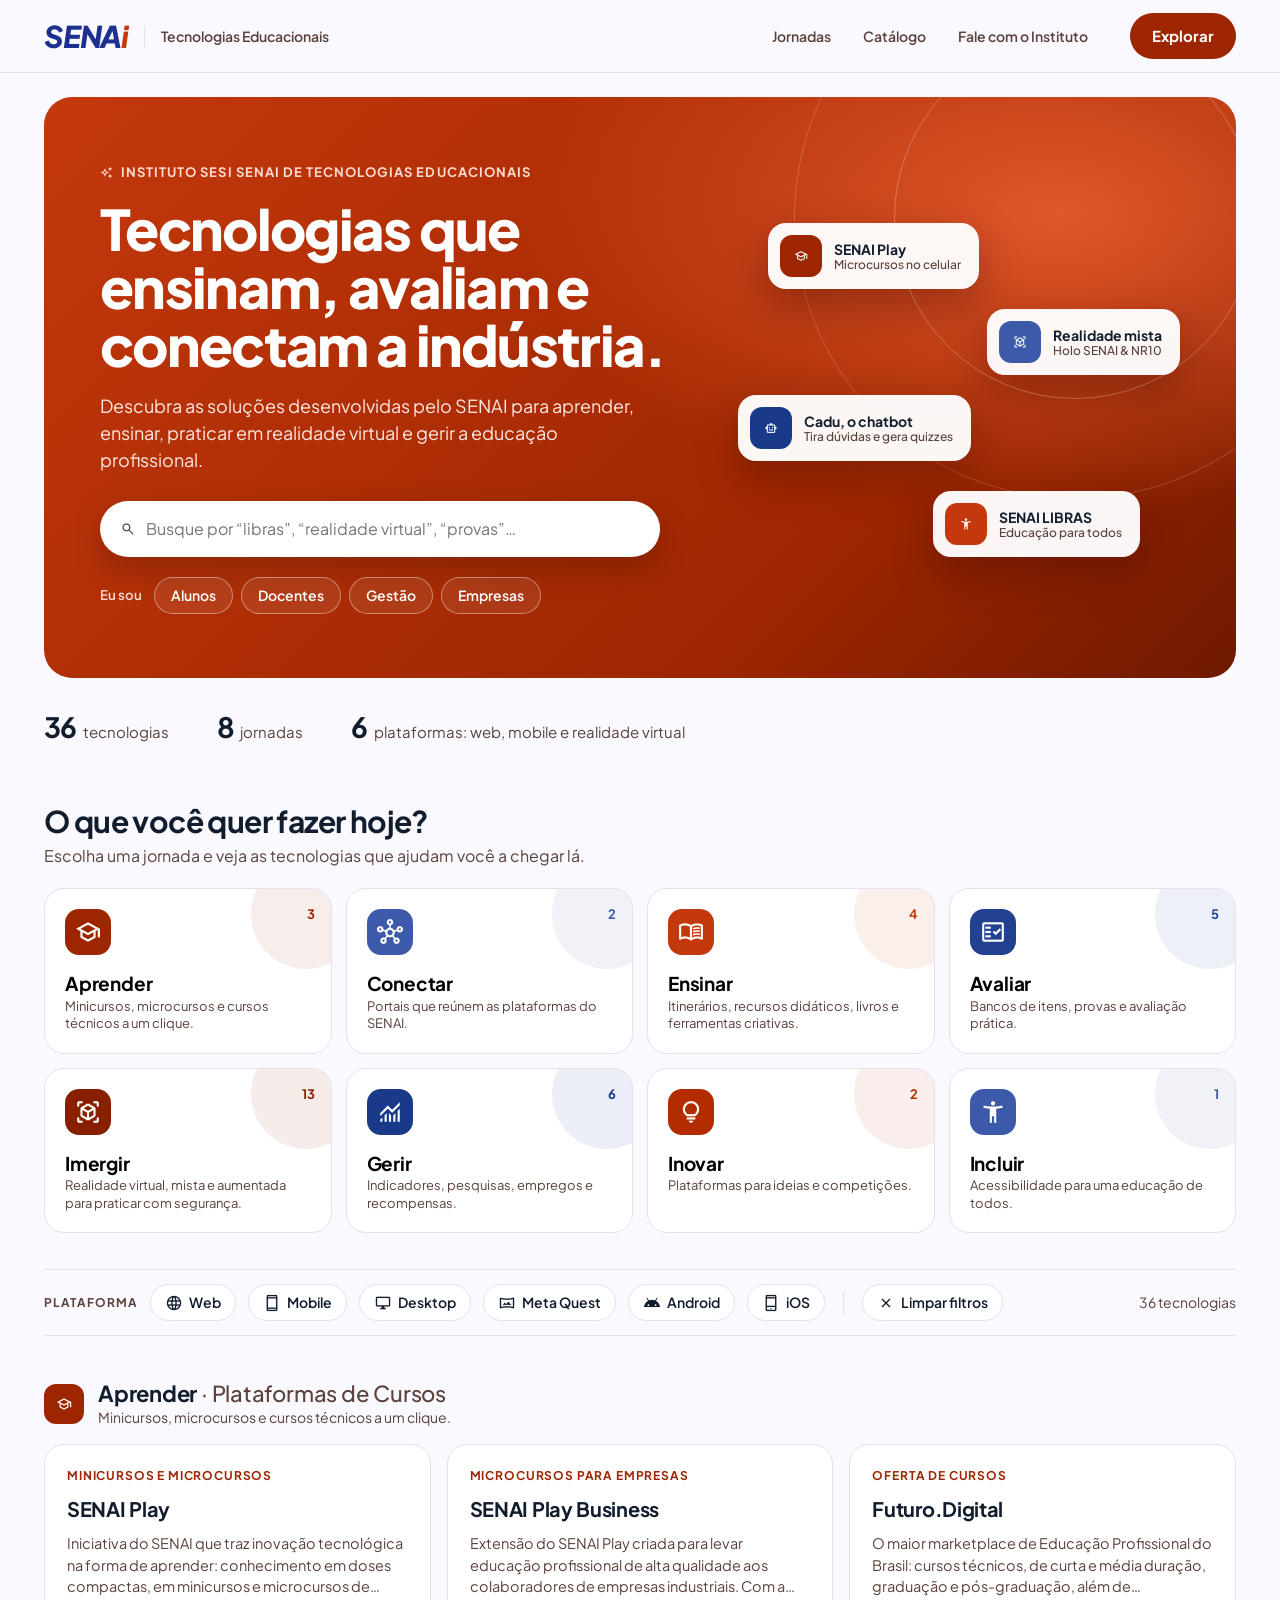
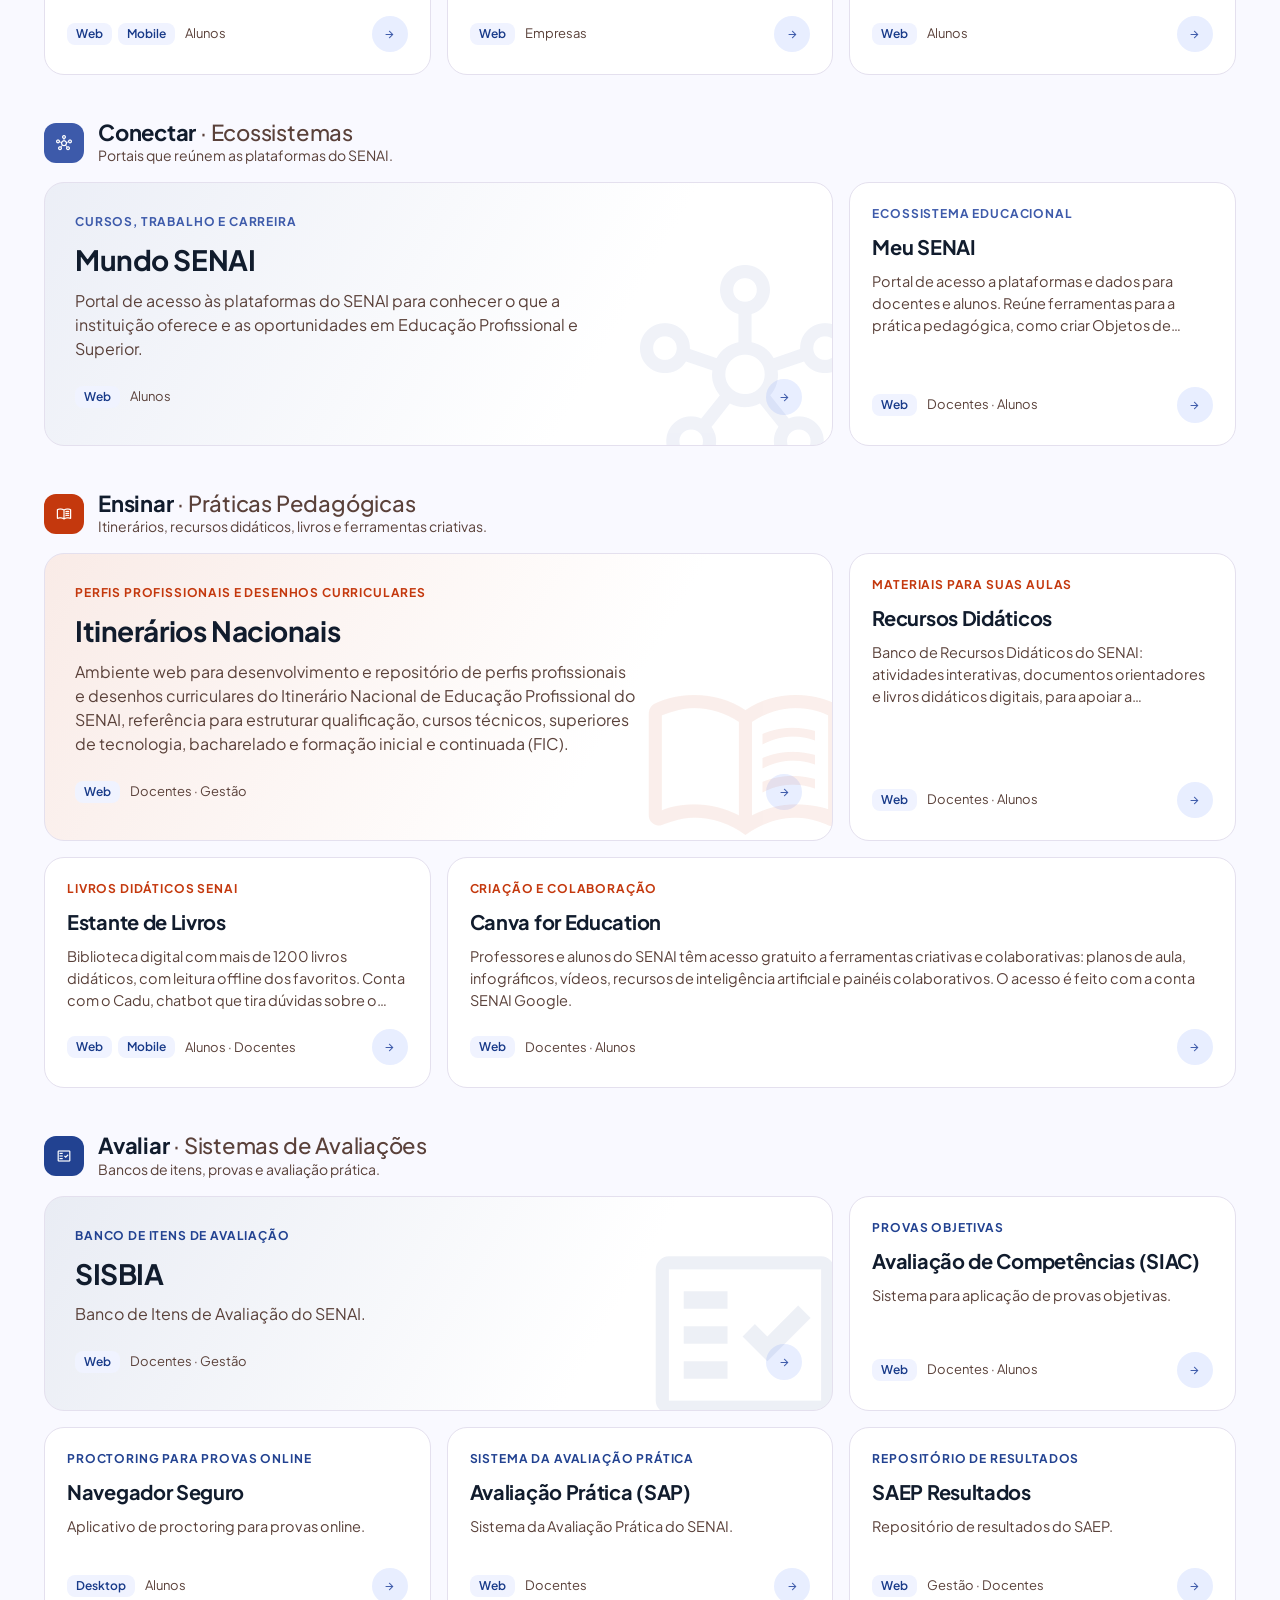
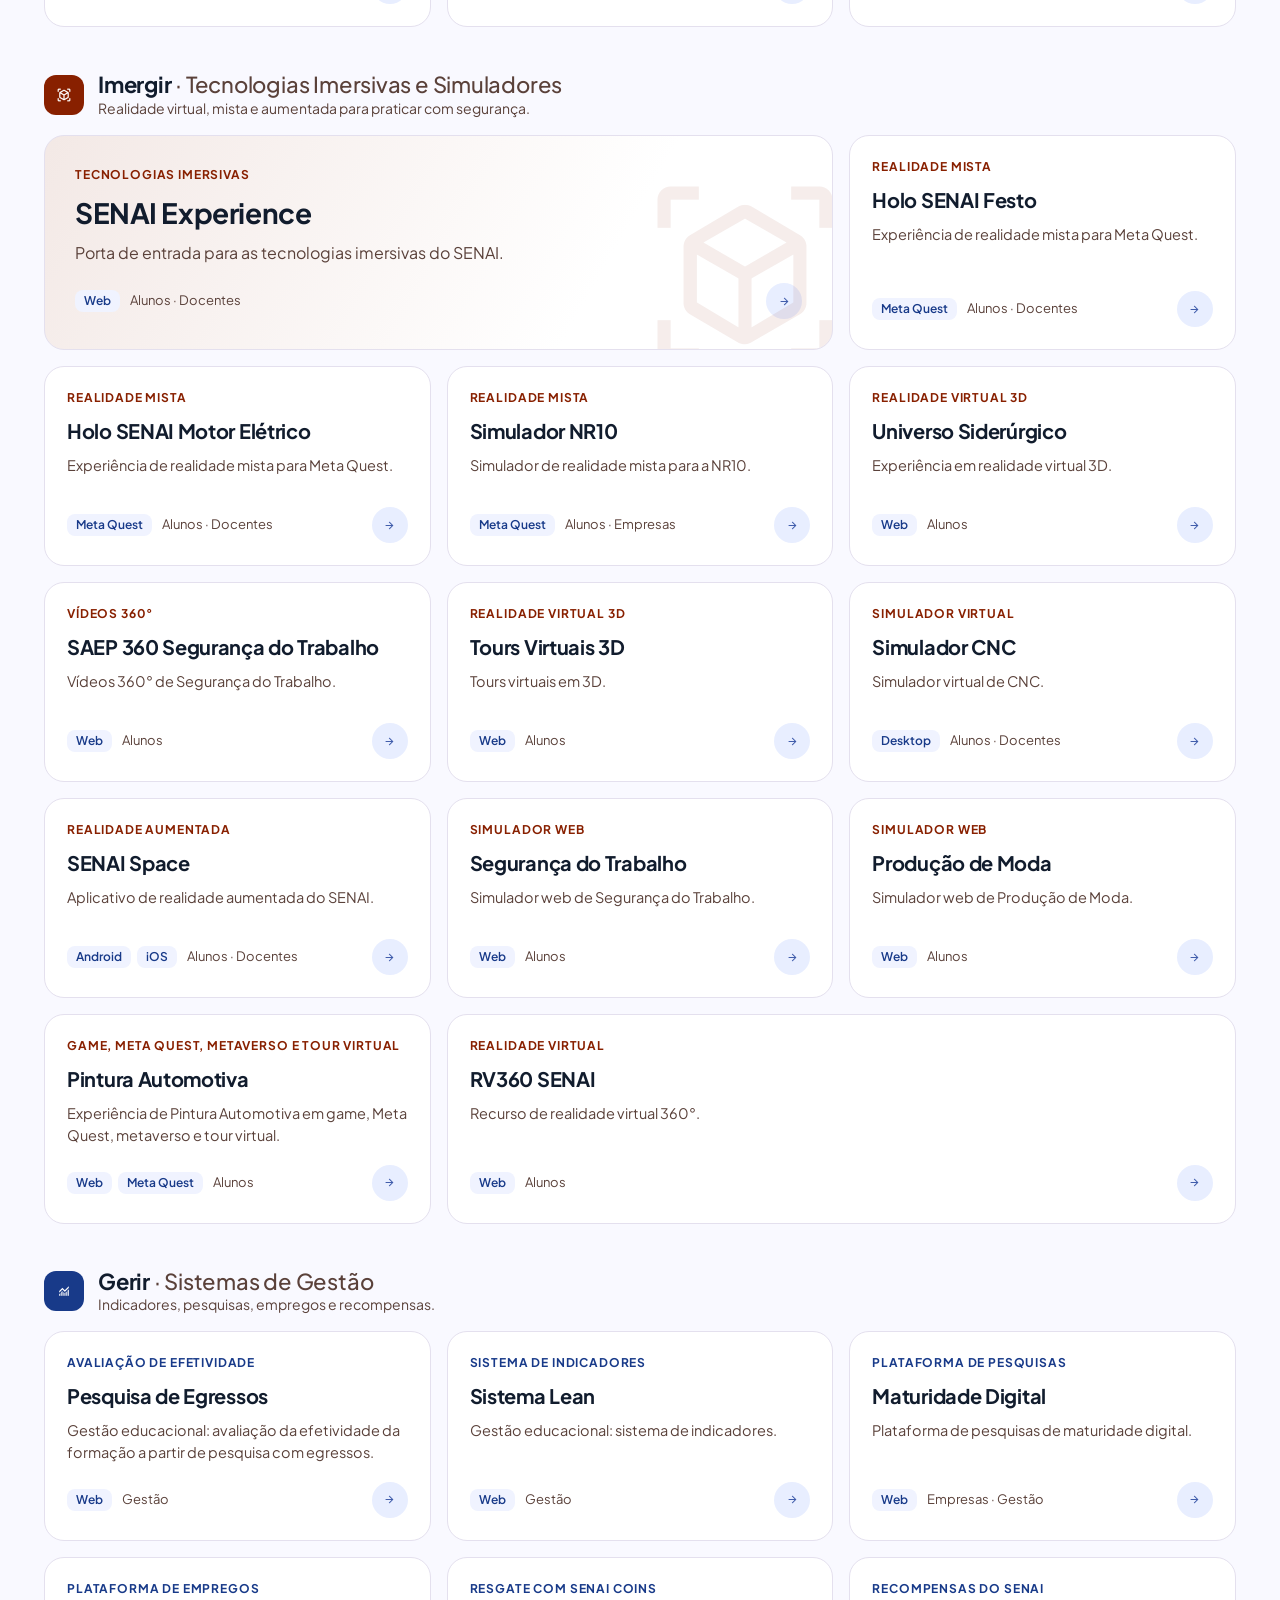
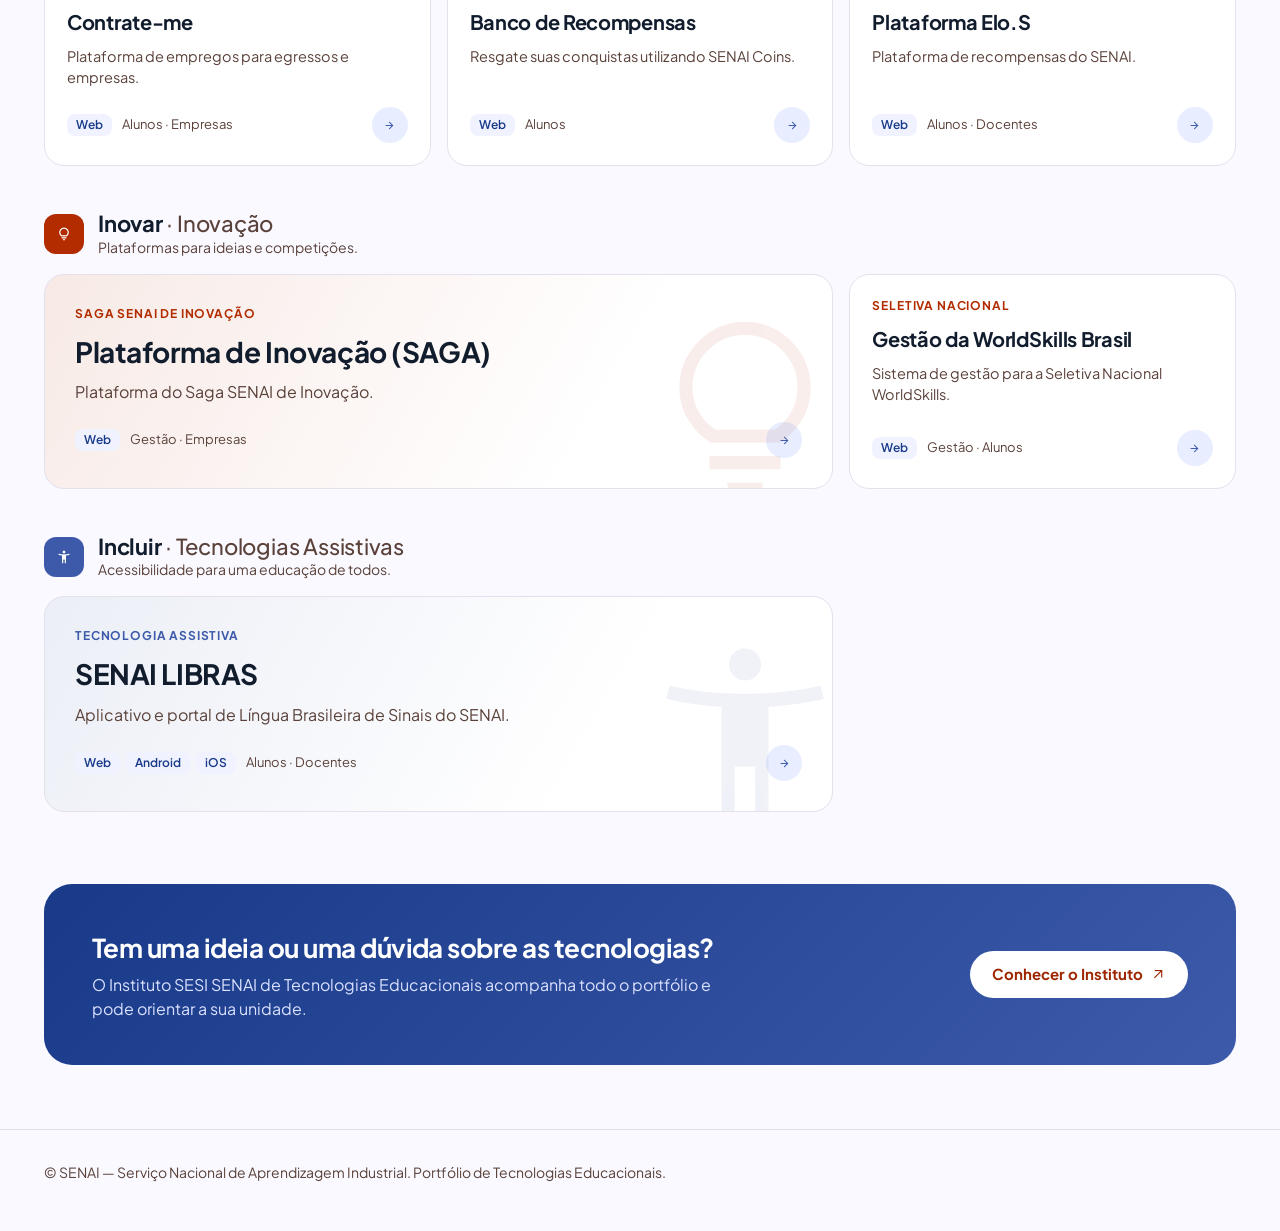
<file: novo-layout/index.html>
<!doctype html>
<html lang="pt-BR">
<head>
<meta charset="utf-8">
<meta name="viewport" content="width=device-width, initial-scale=1">
<title>Portfólio de Tecnologias Educacionais | SENAI</title>
<link rel="preconnect" href="https://fonts.googleapis.com">
<link href="https://fonts.googleapis.com/css2?family=Plus+Jakarta+Sans:ital,wght@0,400;0,500;0,600;0,700;0,800;1,800&family=Material+Symbols+Outlined:wght,FILL@400,0&display=swap" rel="stylesheet">
<link rel="stylesheet" href="styles.css">
</head>
<body>
<header class="top">
  <div class="wrap">
    <a class="brand" href="index.html" aria-label="SENAI - Portfólio de Tecnologias Educacionais">
      <span class="logo" style="padding:0;border:0">SENA<i>i</i></span><span>Tecnologias Educacionais</span>
    </a>
    <nav class="nav" aria-label="Principal">
      <a href="#jornadas">Jornadas</a>
      <a href="#catalogo">Catálogo</a>
      <a href="#contato">Fale com o Instituto</a>
    </nav>
    <a class="btn btn-primary" href="#catalogo">Explorar</a>
  </div>
</header>

<main>
  <section class="hero" aria-labelledby="h1">
    <div class="hero-in">
      <div>
        <span class="eyebrow"><span class="ms">auto_awesome</span> Instituto SESI SENAI de Tecnologias Educacionais</span>
        <h1 id="h1">Tecnologias que ensinam, avaliam e conectam a indústria.</h1>
        <p>Descubra as soluções desenvolvidas pelo SENAI para aprender, ensinar, praticar em realidade virtual e gerir a educação profissional.</p>
        <form class="search" role="search" onsubmit="return false">
          <span class="ms" aria-hidden="true">search</span>
          <label class="sr" for="q">Buscar tecnologia</label>
          <input id="q" type="search" placeholder="Busque por “libras”, “realidade virtual”, “provas”…" autocomplete="off">
        </form>
        <div class="persona" id="persona" role="group" aria-label="Quem é você?">
          <small>Eu sou</small>
        </div>
      </div>
      <div class="hero-art" aria-hidden="true">
        <div class="float f1"><span class="ic" style="background:#9d2600"><span class="ms">school</span></span><div>SENAI Play<small>Microcursos no celular</small></div></div>
        <div class="float f2"><span class="ic" style="background:#3d5aaa"><span class="ms">view_in_ar</span></span><div>Realidade mista<small>Holo SENAI &amp; NR10</small></div></div>
        <div class="float f3"><span class="ic" style="background:#183a89"><span class="ms">smart_toy</span></span><div>Cadu, o chatbot<small>Tira dúvidas e gera quizzes</small></div></div>
        <div class="float f4"><span class="ic" style="background:#c4380d"><span class="ms">accessibility_new</span></span><div>SENAI LIBRAS<small>Educação para todos</small></div></div>
      </div>
    </div>
  </section>

  <div class="wrap">
    <div class="facts" id="facts"></div>

    <div class="sec-h" id="jornadas">
      <div><h2>O que você quer fazer hoje?</h2><p>Escolha uma jornada e veja as tecnologias que ajudam você a chegar lá.</p></div>
    </div>
    <div class="journeys" id="journeys"></div>

    <div class="bar" id="catalogo" role="group" aria-label="Filtros">
      <span class="lbl">Plataforma</span>
      <span id="plats" style="display:contents"></span>
      <span class="sep"></span>
      <button class="chip" id="clear" type="button"><span class="ms">close</span> Limpar filtros</button>
      <span class="count" id="count" aria-live="polite"></span>
    </div>

    <div id="groups"></div>

    <section class="cta" id="contato">
      <div>
        <h3>Tem uma ideia ou uma dúvida sobre as tecnologias?</h3>
        <p>O Instituto SESI SENAI de Tecnologias Educacionais acompanha todo o portfólio e pode orientar a sua unidade.</p>
      </div>
      <a class="btn btn-light" href="https://www.portaldaindustria.com.br/senai/canais/tecnologias-educacionais/" target="_blank" rel="noopener">Conhecer o Instituto <span class="ms">arrow_outward</span></a>
    </section>
  </div>
</main>

<footer><div class="wrap">© SENAI — Serviço Nacional de Aprendizagem Industrial. Portfólio de Tecnologias Educacionais.</div></footer>

<script src="data.js"></script>
<script>
const $ = (s, r = document) => r.querySelector(s);
const state = { q: "", cat: null, aud: null, plat: null };
const platIcon = { Web: "language", Mobile: "smartphone", Android: "android", iOS: "phone_iphone", "Meta Quest": "vrpano", Desktop: "desktop_windows" };
const norm = s => s.normalize("NFD").replace(/[̀-ͯ]/g, "").toLowerCase();
const catOf = id => CATS.find(c => c.id === id);

// Persona (público)
$("#persona").insertAdjacentHTML("beforeend",
  Object.entries(AUD).map(([k, v]) => `<button class="pill" type="button" data-aud="${k}" aria-pressed="false">${v}</button>`).join(""));
$("#persona").addEventListener("click", e => {
  const b = e.target.closest("[data-aud]"); if (!b) return;
  state.aud = state.aud === b.dataset.aud ? null : b.dataset.aud; render();
  if (state.aud) $("#catalogo").scrollIntoView({ behavior: "smooth" });
});

// Jornadas
$("#journeys").innerHTML = CATS.map(c => {
  const n = TECHS.filter(t => t.cat === c.id).length;
  return `<button class="jt" type="button" data-cat="${c.id}" aria-pressed="false" style="--h:${c.hue}">
    <em>${n}</em><span class="ic"><span class="ms">${c.icon}</span></span>
    <div><b>${c.name}</b><span class="t">${c.blurb}</span></div></button>`;
}).join("");
$("#journeys").addEventListener("click", e => {
  const b = e.target.closest("[data-cat]"); if (!b) return;
  state.cat = state.cat === b.dataset.cat ? null : b.dataset.cat; render();
  $("#catalogo").scrollIntoView({ behavior: "smooth" });
});

// Plataformas
const plats = [...new Set(TECHS.flatMap(t => t.plat))];
$("#plats").innerHTML = plats.map(p => `<button class="chip" type="button" data-plat="${p}" aria-pressed="false"><span class="ms">${platIcon[p] || "devices"}</span>${p}</button>`).join("");
$("#plats").addEventListener("click", e => {
  const b = e.target.closest("[data-plat]"); if (!b) return;
  state.plat = state.plat === b.dataset.plat ? null : b.dataset.plat; render();
});
$("#clear").onclick = () => { Object.assign(state, { q: "", cat: null, aud: null, plat: null }); $("#q").value = ""; render(); };
$("#q").addEventListener("input", e => { state.q = e.target.value; render(); });

$("#facts").innerHTML =
  `<span><b>${TECHS.length}</b>tecnologias</span><span><b>${CATS.length}</b>jornadas</span><span><b>${plats.length}</b>plataformas: web, mobile e realidade virtual</span>`;

function tile(t, extra = "") {
  const c = catOf(t.cat);
  const who = t.aud.map(a => AUD[a]).join(" · ");
  return `<a class="tile${t.featured ? " feat" : ""}${extra}" href="tecnologia.html?id=${t.id}" style="--h:${c.hue}">
    ${t.featured ? `<span class="ms bgic" aria-hidden="true">${c.icon}</span>` : ""}
    <span class="kick">${t.kicker}</span>
    <h4>${t.name}</h4>
    <p>${t.desc}</p>
    <div class="foot"><span class="plat">${t.plat.map(p => `<span class="tag">${p}</span>`).join("")}</span><span>${who}</span><span class="go ms" aria-hidden="true">arrow_forward</span></div>
  </a>`;
}

// Mantém a grade de 3 colunas sem "buracos": o destaque ocupa 2 colunas só quando fecha a linha
function layout(items) {
  const n = items.length, r = (n + 1) % 3;
  if (items[0].featured && n > 1 && r === 1) items[0] = { ...items[0], featured: false };
  return items.map((t, i) => {
    if (n === 1) return tile(t, " full");
    if (i === n - 1 && r === 2 && !(i === 0)) return tile(t, " wide");
    return tile(t);
  }).join("");
}

function render() {
  const q = norm(state.q.trim());
  const list = TECHS.filter(t =>
    (!state.cat || t.cat === state.cat) &&
    (!state.aud || t.aud.includes(state.aud)) &&
    (!state.plat || t.plat.includes(state.plat)) &&
    (!q || norm([t.name, t.kicker, t.desc, catOf(t.cat).long, catOf(t.cat).name].join(" ")).includes(q)));
  document.querySelectorAll("[data-cat]").forEach(b => b.setAttribute("aria-pressed", b.dataset.cat === state.cat));
  document.querySelectorAll("[data-aud]").forEach(b => b.setAttribute("aria-pressed", b.dataset.aud === state.aud));
  document.querySelectorAll("[data-plat]").forEach(b => b.setAttribute("aria-pressed", b.dataset.plat === state.plat));
  $("#count").textContent = `${list.length} ${list.length === 1 ? "tecnologia" : "tecnologias"}`;
  $("#clear").hidden = !(state.q || state.cat || state.aud || state.plat);
  $("#groups").innerHTML = list.length ? CATS.map(c => {
    const items = list.filter(t => t.cat === c.id); if (!items.length) return "";
    // destaque só aparece quando o grupo tem mais de um item e começa por ele
    items.sort((a, b) => (b.featured || 0) - (a.featured || 0));
    return `<section class="group" id="g-${c.id}" style="--h:${c.hue}">
      <div class="group-h"><span class="ic"><span class="ms">${c.icon}</span></span>
      <div><h3>${c.name} <span style="font-weight:500;color:var(--on-surface-variant)">· ${c.long}</span></h3><p>${c.blurb}</p></div></div>
      <div class="grid">${layout(items)}</div></section>`;
  }).join("") : `<div class="empty"><span class="ms">search_off</span><h3>Nada por aqui ainda</h3><p>Tente outro termo ou limpe os filtros.</p></div>`;
}
render();
</script>
</body>
</html>
</file>
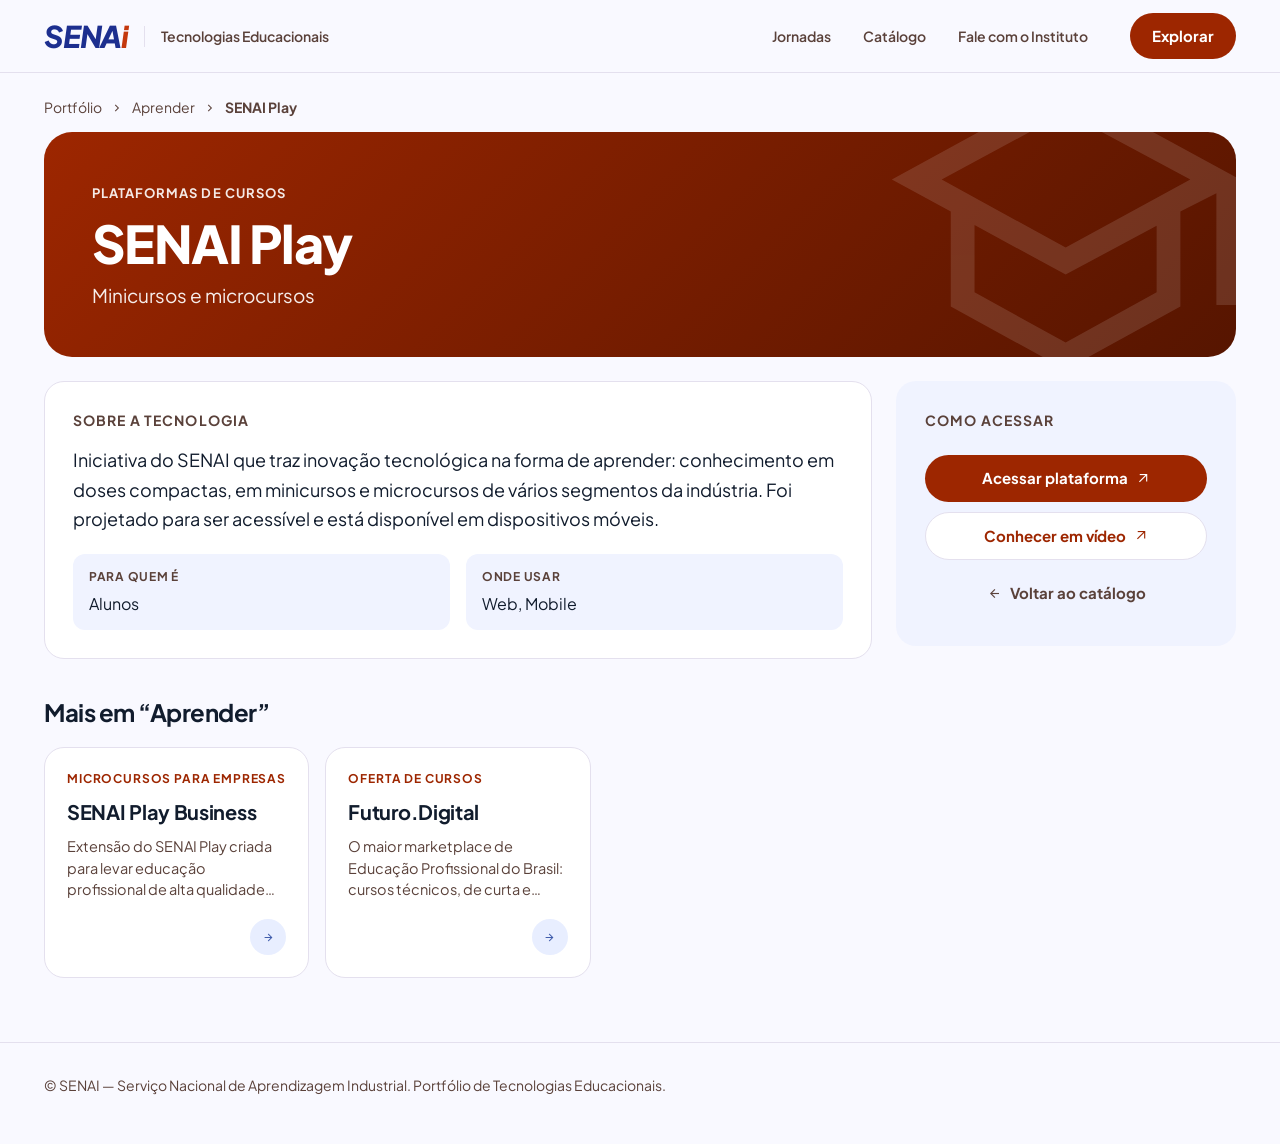
<file: novo-layout/tecnologia.html>
<!doctype html>
<html lang="pt-BR">
<head>
<meta charset="utf-8">
<meta name="viewport" content="width=device-width, initial-scale=1">
<title>Tecnologia | Portfólio SENAI</title>
<link rel="preconnect" href="https://fonts.googleapis.com">
<link href="https://fonts.googleapis.com/css2?family=Plus+Jakarta+Sans:ital,wght@0,400;0,500;0,600;0,700;0,800;1,800&family=Material+Symbols+Outlined:wght,FILL@400,0&display=swap" rel="stylesheet">
<link rel="stylesheet" href="styles.css">
</head>
<body>
<header class="top">
  <div class="wrap">
    <a class="brand" href="index.html"><span class="logo" style="padding:0;border:0">SENA<i>i</i></span><span>Tecnologias Educacionais</span></a>
    <nav class="nav"><a href="index.html#jornadas">Jornadas</a><a href="index.html#catalogo">Catálogo</a><a href="index.html#contato">Fale com o Instituto</a></nav>
    <a class="btn btn-primary" href="index.html#catalogo">Explorar</a>
  </div>
</header>
<main class="wrap" id="app"></main>
<footer><div class="wrap">© SENAI — Serviço Nacional de Aprendizagem Industrial. Portfólio de Tecnologias Educacionais.</div></footer>

<script src="data.js"></script>
<script>
const id = new URLSearchParams(location.search).get("id");
const t = TECHS.find(x => x.id === id) || TECHS[0];
const c = CATS.find(x => x.id === t.cat);
document.title = `${t.name} | Portfólio SENAI`;
const related = TECHS.filter(x => x.cat === t.cat && x.id !== t.id).slice(0, 3);
const extLabel = u => { try { return new URL(u).hostname.replace("www.", ""); } catch { return ""; } };

const main = links => links.length ? links.map((l, i) =>
  `<a class="btn ${l.primary ? "btn-primary" : "btn-sec"}" href="${l.url}" target="_blank" rel="noopener">${l.label}<span class="ms">arrow_outward</span></a>`).join("")
  : `<p style="font-size:15px;color:var(--on-surface-variant)">O acesso a esta tecnologia é feito pela sua unidade SENAI.</p>`;

document.getElementById("app").innerHTML = `
  <nav class="crumbs" aria-label="Você está em"><a href="index.html">Portfólio</a><span class="ms">chevron_right</span><a href="index.html#g-${c.id}">${c.name}</a><span class="ms">chevron_right</span><b>${t.name}</b></nav>
  <section class="dhero" style="--h:${c.hue}">
    <span class="ms bgic" aria-hidden="true">${c.icon}</span>
    <span class="kick">${c.long}</span>
    <h1>${t.name}</h1>
    <p class="sub">${t.kicker}</p>
  </section>
  <div class="dlayout" style="--h:${c.hue}">
    <div>
      <article class="card"><h2>Sobre a tecnologia</h2><p>${t.desc}</p>
        <div class="meta">
          <div><small>Para quem é</small>${t.aud.map(a => AUD[a]).join(", ")}</div>
          <div><small>Onde usar</small>${t.plat.join(", ")}</div>
        </div>
      </article>
      ${related.length ? `<div class="sec-h" style="margin-top:40px"><div><h2 style="font-size:24px">Mais em “${c.name}”</h2></div></div>
      <div class="rel">${related.map(r => `<a class="tile" href="tecnologia.html?id=${r.id}" style="--h:${c.hue}"><span class="kick">${r.kicker}</span><h4>${r.name}</h4><p>${r.desc}</p><div class="foot"><span class="go ms" aria-hidden="true">arrow_forward</span></div></a>`).join("")}</div>` : ""}
    </div>
    <aside class="card access" aria-label="Como acessar"><h2>Como acessar</h2>${main(t.links)}
      <a class="btn" style="justify-content:center;color:var(--on-surface-variant)" href="index.html#catalogo"><span class="ms">arrow_back</span>Voltar ao catálogo</a></aside>
  </div>`;
</script>
</body>
</html>
</file>
<file: novo-layout/styles.css>
/* Tokens herdados do Stitch (padronizado SENAI) */
:root{
  --primary:#9d2600; --primary-container:#c4380d; --on-primary:#fff; --primary-fixed:#ffdbd1;
  --secondary:#3d5aaa; --secondary-container:#8ca8fe; --secondary-fixed:#dbe1ff; --on-secondary-container:#183a89;
  --bg:#f9f9ff; --surface:#fff; --surface-low:#f0f3ff; --surface-mid:#e8eeff; --surface-high:#dfe8ff;
  --on-surface:#111c2d; --on-surface-variant:#5a413a; --outline-variant:#e3bfb5; --line:#e4e0ee;
  --radius:12px; --radius-lg:20px; --radius-xl:28px;
  --shadow:0 1px 2px rgba(17,28,45,.06),0 8px 24px rgba(17,28,45,.06);
  --shadow-hover:0 2px 4px rgba(17,28,45,.08),0 18px 40px rgba(17,28,45,.14);
  --max:1240px;
}
*{box-sizing:border-box}
html{scroll-behavior:smooth}
body{margin:0;font-family:"Plus Jakarta Sans",system-ui,sans-serif;background:var(--bg);color:var(--on-surface);font-size:16px;line-height:1.5;-webkit-font-smoothing:antialiased}
a{color:inherit;text-decoration:none}
button{font:inherit;cursor:pointer}
.ms{font-family:"Material Symbols Outlined";font-weight:400;font-style:normal;line-height:1;display:inline-block;font-variation-settings:"FILL" 0,"wght" 400;vertical-align:middle;letter-spacing:normal}
:focus-visible{outline:3px solid var(--secondary);outline-offset:2px;border-radius:8px}
.wrap{max-width:var(--max);margin:0 auto;padding:0 24px}
.sr{position:absolute;width:1px;height:1px;overflow:hidden;clip:rect(0 0 0 0)}

/* Header */
.top{position:sticky;top:0;z-index:20;background:rgba(249,249,255,.88);backdrop-filter:blur(14px);border-bottom:1px solid var(--line)}
.top .wrap{display:flex;align-items:center;gap:28px;height:72px}
.logo{font-weight:800;font-style:italic;font-size:30px;letter-spacing:-.04em;color:#1d2f8f;line-height:1}
.logo i{color:var(--primary-container);font-style:italic}
.brand{display:flex;align-items:center;gap:16px}
.brand span:not(.logo){font-weight:600;font-size:14px;color:var(--on-surface-variant);padding-left:16px;border-left:1px solid var(--line)}
.nav{display:flex;gap:4px;margin-left:auto}
.nav a{padding:8px 14px;border-radius:999px;font-weight:600;font-size:14px;color:var(--on-surface-variant);transition:.15s}
.nav a:hover{background:var(--surface-mid);color:var(--on-surface)}
.btn{display:inline-flex;align-items:center;gap:8px;border:0;border-radius:999px;padding:12px 22px;font-weight:700;font-size:15px;transition:.15s}
.btn-primary{background:var(--primary);color:#fff}
.btn-primary:hover{background:var(--primary-container)}
.btn-ghost{background:transparent;border:1.5px solid var(--outline-variant);color:var(--primary)}
.btn-ghost:hover{background:var(--primary-fixed)}
.btn-light{background:#fff;color:var(--primary)}
.btn-light:hover{background:var(--primary-fixed)}

/* Hero */
.hero{margin:24px auto 0;max-width:calc(var(--max) - 48px);border-radius:var(--radius-xl);overflow:hidden;position:relative;color:#fff;
  background:radial-gradient(900px 500px at 85% 20%,#e0572b 0,transparent 60%),linear-gradient(135deg,var(--primary-container),var(--primary) 70%,#6f1900)}
.hero::before,.hero::after{content:"";position:absolute;border-radius:50%;border:1.5px solid rgba(255,255,255,.18);pointer-events:none}
.hero::before{width:560px;height:560px;right:-120px;top:-160px}
.hero::after{width:360px;height:360px;right:-20px;top:-60px;border-color:rgba(255,255,255,.25)}
.hero-in{position:relative;display:grid;grid-template-columns:1.15fr .85fr;gap:40px;padding:64px 56px;align-items:center}
.eyebrow{display:inline-flex;align-items:center;gap:8px;font-size:13px;font-weight:700;letter-spacing:.08em;text-transform:uppercase;color:var(--primary-fixed)}
.hero h1{font-size:clamp(34px,4.6vw,56px);line-height:1.04;letter-spacing:-.03em;margin:14px 0 18px;font-weight:800}
.hero p{font-size:18px;max-width:560px;color:#ffe7e2;margin:0 0 28px}
.search{display:flex;align-items:center;gap:10px;background:#fff;border-radius:999px;padding:6px 6px 6px 20px;max-width:560px;color:var(--on-surface);box-shadow:0 12px 32px rgba(0,0,0,.2)}
.search .ms{color:var(--on-surface-variant)}
.search input{flex:1;border:0;outline:0;font:inherit;font-size:16px;background:transparent;padding:10px 0;min-width:0}
.persona{display:flex;flex-wrap:wrap;gap:8px;margin-top:20px;align-items:center}
.persona small{font-weight:600;color:var(--primary-fixed);margin-right:4px}
.pill{border:1.5px solid rgba(255,255,255,.4);background:rgba(255,255,255,.08);color:#fff;border-radius:999px;padding:7px 16px;font-weight:600;font-size:14px;transition:.15s}
.pill:hover{background:rgba(255,255,255,.2)}
.pill[aria-pressed=true]{background:#fff;color:var(--primary);border-color:#fff}
.hero-art{position:relative;height:340px}
.float{position:absolute;display:flex;align-items:center;gap:12px;background:rgba(255,255,255,.96);color:var(--on-surface);padding:12px 18px 12px 12px;border-radius:18px;box-shadow:0 16px 40px rgba(60,10,0,.35);font-weight:700;font-size:14px;line-height:1.2;animation:bob 6s ease-in-out infinite}
.float .ic{width:42px;height:42px;border-radius:12px;display:grid;place-items:center;color:#fff}
.float small{display:block;font-weight:500;color:var(--on-surface-variant);font-size:12px}
.f1{top:6px;left:30px}.f2{top:92px;right:0;animation-delay:-2s}.f3{top:178px;left:0;animation-delay:-4s}.f4{bottom:0;right:40px;animation-delay:-1s}
@keyframes bob{50%{transform:translateY(-8px)}}
@media (prefers-reduced-motion:reduce){.float{animation:none}html{scroll-behavior:auto}}

/* Números */
.facts{display:flex;flex-wrap:wrap;gap:12px 48px;padding:28px 0 0;color:var(--on-surface-variant);font-size:15px}
.facts b{font-size:28px;color:var(--on-surface);letter-spacing:-.02em;margin-right:6px}

/* Jornadas */
.sec-h{display:flex;align-items:end;justify-content:space-between;gap:16px;margin:56px 0 20px}
.sec-h h2{font-size:30px;letter-spacing:-.02em;line-height:1.15;margin:0}
.sec-h p{margin:6px 0 0;color:var(--on-surface-variant)}
.journeys{display:grid;grid-template-columns:repeat(4,1fr);gap:14px}
.jt{position:relative;text-align:left;border:1.5px solid var(--line);background:var(--surface);border-radius:var(--radius-lg);padding:20px;display:flex;flex-direction:column;gap:14px;min-height:150px;transition:.2s;overflow:hidden}
.jt::after{content:"";position:absolute;right:-30px;top:-30px;width:110px;height:110px;border-radius:50%;background:var(--h);opacity:.08;transition:.3s}
.jt:hover{transform:translateY(-3px);box-shadow:var(--shadow-hover);border-color:transparent}
.jt:hover::after{transform:scale(1.8);opacity:.12}
.jt[aria-pressed=true]{border-color:var(--h);background:color-mix(in srgb,var(--h) 7%,#fff);box-shadow:0 0 0 3px color-mix(in srgb,var(--h) 18%,transparent)}
.jt .ic{width:46px;height:46px;border-radius:14px;background:var(--h);color:#fff;display:grid;place-items:center}
.jt .ic .ms{font-size:26px}
.jt b{font-size:19px;letter-spacing:-.01em;display:block}
.jt span.t{font-size:13px;color:var(--on-surface-variant);display:block;line-height:1.35}
.jt em{position:absolute;right:16px;top:16px;font-style:normal;font-weight:700;font-size:13px;color:var(--h)}

/* Filtros */
.bar{display:flex;flex-wrap:wrap;gap:10px 12px;align-items:center;padding:14px 0;margin-top:36px;border-top:1px solid var(--line);border-bottom:1px solid var(--line)}
.bar .lbl{font-size:12px;font-weight:700;letter-spacing:.08em;text-transform:uppercase;color:var(--on-surface-variant)}
.chip{border:1.5px solid var(--line);background:var(--surface);color:var(--on-surface);border-radius:999px;padding:7px 14px;font-weight:600;font-size:14px;display:inline-flex;gap:6px;align-items:center;transition:.15s}
.chip:hover{border-color:var(--secondary)}
.chip[aria-pressed=true]{background:var(--secondary);border-color:var(--secondary);color:#fff}
.chip .ms{font-size:18px}
.bar .count{margin-left:auto;font-size:14px;color:var(--on-surface-variant)}
.sep{width:1px;height:24px;background:var(--line);margin:0 6px}

/* Grupos e tiles */
.group{margin-top:44px;scroll-margin-top:90px}
.group-h{display:flex;align-items:center;gap:14px;margin-bottom:16px}
.group-h .ic{width:40px;height:40px;border-radius:12px;background:var(--h);color:#fff;display:grid;place-items:center}
.group-h h3{margin:0;font-size:22px;letter-spacing:-.01em;line-height:1.2}
.group-h p{margin:0;font-size:14px;color:var(--on-surface-variant)}
.grid{display:grid;grid-template-columns:repeat(3,1fr);gap:16px}
.tile{position:relative;display:flex;flex-direction:column;gap:12px;background:var(--surface);border:1px solid var(--line);border-radius:var(--radius-lg);padding:22px;transition:.2s;min-height:200px;overflow:hidden}
.tile::before{content:"";position:absolute;left:0;top:22px;bottom:22px;width:4px;border-radius:0 4px 4px 0;background:var(--h);opacity:.0;transition:.2s}
.tile:hover{box-shadow:var(--shadow-hover);transform:translateY(-3px);border-color:transparent}
.tile:hover::before{opacity:1}
.tile .kick{font-size:12px;font-weight:700;letter-spacing:.07em;text-transform:uppercase;color:var(--h)}
.tile h4{margin:0;font-size:20px;letter-spacing:-.015em;line-height:1.2}
.tile p{margin:0;color:var(--on-surface-variant);font-size:14.5px;display:-webkit-box;-webkit-line-clamp:3;-webkit-box-orient:vertical;overflow:hidden}
.tile .foot{margin-top:auto;display:flex;align-items:center;gap:10px;font-size:13px;color:var(--on-surface-variant);padding-top:6px}
.tile .foot .who{display:flex;gap:6px;flex-wrap:wrap}
.tile .go{margin-left:auto;width:36px;height:36px;border-radius:50%;display:grid;place-items:center;background:var(--surface-mid);color:var(--secondary);transition:.2s;flex:none}
.tile:hover .go{background:var(--h);color:#fff;transform:translateX(3px)}
.tile.wide{grid-column:span 2}.tile.full{grid-column:span 3}
.tile.feat{grid-column:span 2;background:linear-gradient(120deg,color-mix(in srgb,var(--h) 10%,#fff),#fff 70%);padding:30px}
.tile.feat h4{font-size:28px}
.tile.feat p{font-size:16px;-webkit-line-clamp:4;max-width:560px}
.tile.feat .bgic{position:absolute;right:-18px;bottom:-30px;font-size:210px;color:var(--h);opacity:.08;pointer-events:none}
.plat{display:flex;gap:6px;flex-wrap:wrap}
.tag{background:var(--surface-low);border-radius:8px;padding:2px 9px;font-size:12px;font-weight:600;color:var(--on-secondary-container)}
.empty{text-align:center;padding:64px 0;color:var(--on-surface-variant)}
.empty .ms{font-size:48px;color:var(--secondary)}

/* Faixa de contato */
.cta{margin:72px 0 0;border-radius:var(--radius-xl);background:linear-gradient(135deg,#183a89,#3d5aaa);color:#fff;padding:44px 48px;display:flex;gap:24px;align-items:center;justify-content:space-between;flex-wrap:wrap}
.cta h3{margin:0 0 6px;font-size:26px;letter-spacing:-.02em}
.cta p{margin:0;color:#dbe1ff;max-width:620px}
footer{margin-top:64px;padding:32px 0 48px;border-top:1px solid var(--line);color:var(--on-surface-variant);font-size:14px}

/* Detalhe */
.crumbs{display:flex;gap:8px;align-items:center;font-size:14px;color:var(--on-surface-variant);padding:24px 0 14px}
.crumbs a:hover{color:var(--primary)}
.dhero{border-radius:var(--radius-xl);padding:48px;color:#fff;position:relative;overflow:hidden;background:linear-gradient(135deg,var(--h),color-mix(in srgb,var(--h) 55%,#000))}
.dhero .bgic{position:absolute;right:-20px;bottom:-60px;font-size:380px;opacity:.12}
.dhero h1{font-size:clamp(32px,4.4vw,52px);letter-spacing:-.03em;line-height:1.05;margin:12px 0 10px;font-weight:800;position:relative}
.dhero .kick{font-weight:700;letter-spacing:.08em;text-transform:uppercase;font-size:13px;opacity:.9;position:relative}
.dhero .sub{font-size:19px;opacity:.92;max-width:640px;position:relative;margin:0}
.dlayout{display:grid;grid-template-columns:1fr 340px;gap:24px;margin-top:24px;align-items:start}
.card{background:var(--surface);border:1px solid var(--line);border-radius:var(--radius-lg);padding:28px}
.card h2{font-size:14px;letter-spacing:.08em;text-transform:uppercase;color:var(--on-surface-variant);margin:0 0 14px}
.card p{margin:0;font-size:18px;line-height:1.65}
.access{display:flex;flex-direction:column;gap:10px;background:var(--surface-low);border-color:transparent;position:sticky;top:92px}
.access .btn{justify-content:center}
.access .btn-sec{background:#fff;border:1.5px solid var(--line);color:var(--primary)}
.access .btn-sec:hover{border-color:var(--primary)}
.meta{display:grid;grid-template-columns:1fr 1fr;gap:16px;margin-top:20px}
.meta div{background:var(--surface-low);border-radius:var(--radius);padding:14px 16px}
.meta small{display:block;font-size:12px;font-weight:700;letter-spacing:.06em;text-transform:uppercase;color:var(--on-surface-variant);margin-bottom:6px}
.rel{display:grid;grid-template-columns:repeat(3,1fr);gap:16px;margin-top:20px}

@media (max-width:1000px){
  .hero-in{grid-template-columns:1fr;padding:44px 28px}.hero-art{display:none}
  .journeys{grid-template-columns:repeat(2,1fr)}
  .grid,.rel{grid-template-columns:repeat(2,1fr)}
  .dlayout{grid-template-columns:1fr}.access{position:static}
  .nav{display:none}.top .wrap{justify-content:space-between}
}
@media (max-width:620px){
  .wrap{padding:0 16px}.hero{margin:12px 16px 0}
  .grid,.rel{grid-template-columns:1fr}.tile.feat,.tile.wide,.tile.full{grid-column:auto}
  .journeys{grid-template-columns:1fr 1fr;gap:10px}.jt{padding:16px;min-height:130px}
  .brand span:not(.logo){display:none}.cta{padding:28px}.dhero{padding:28px}.meta{grid-template-columns:1fr}
  .sep{display:none}
}
</file>
